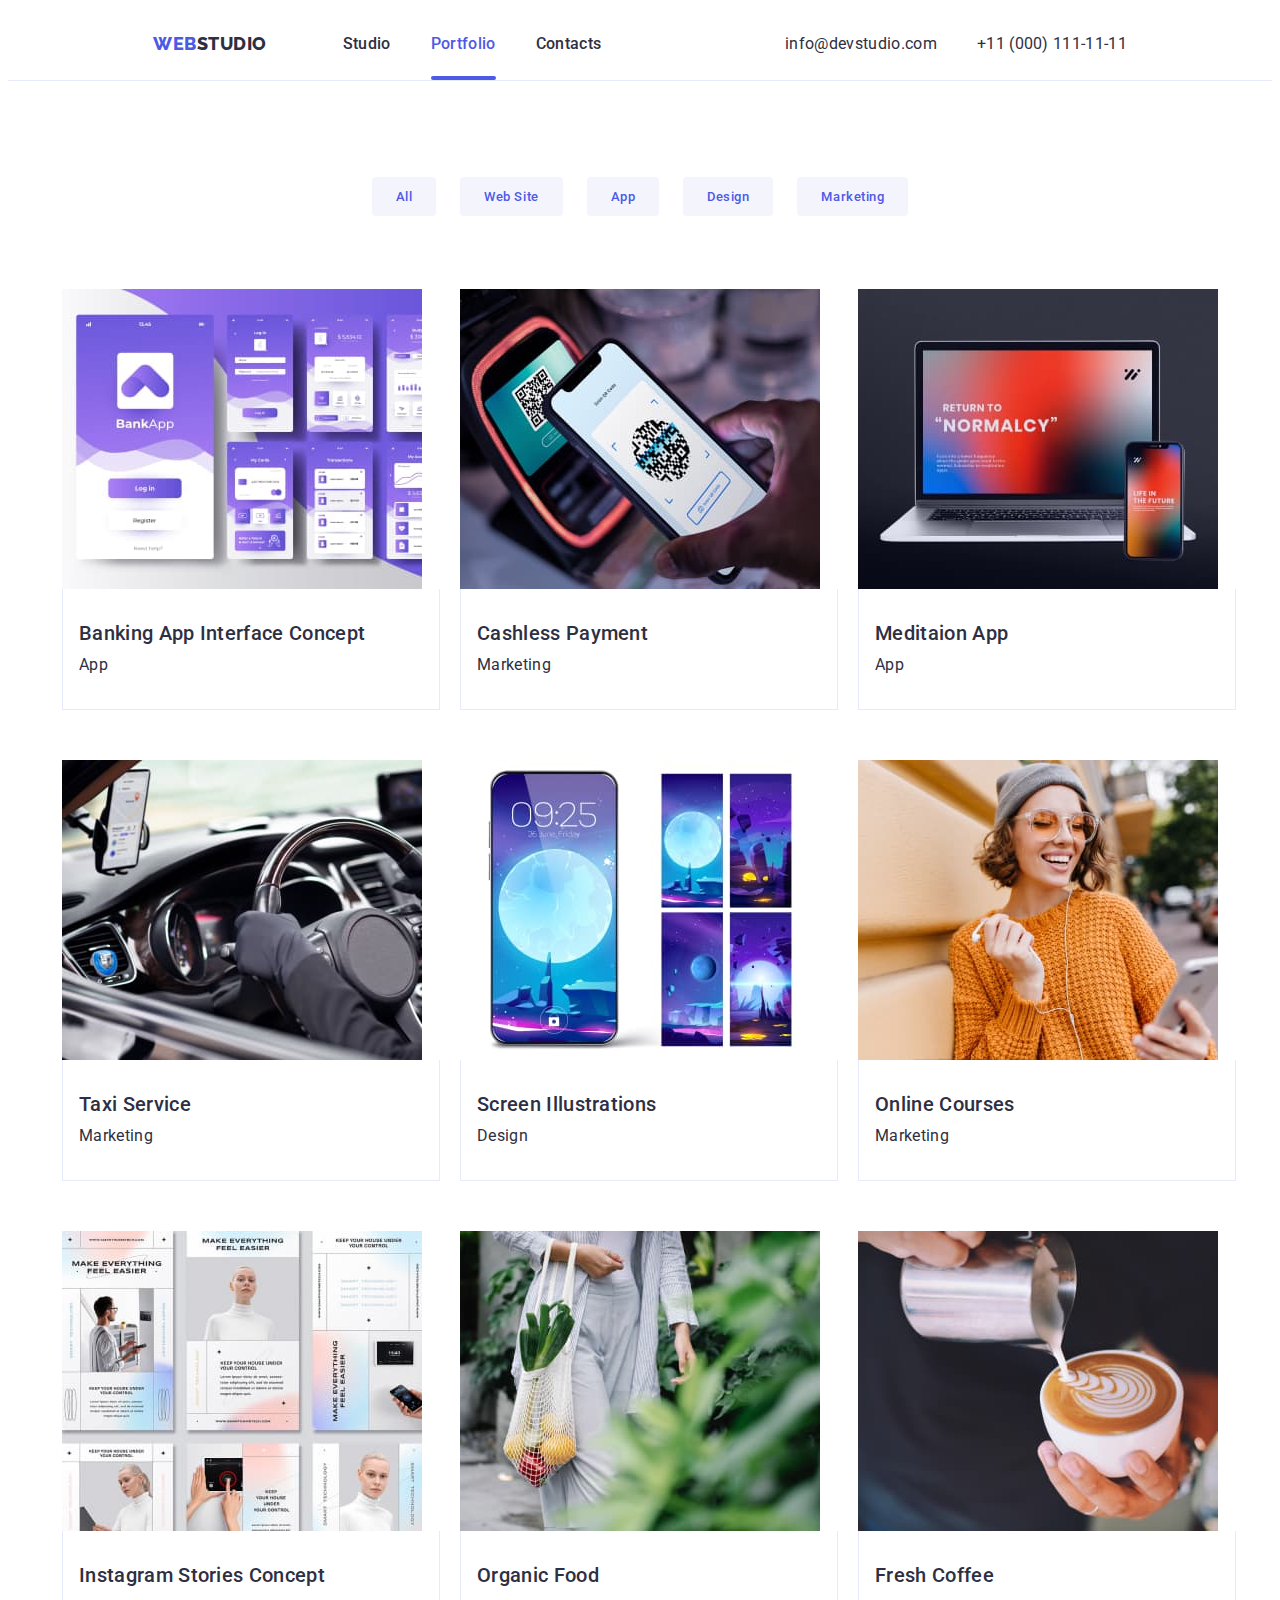
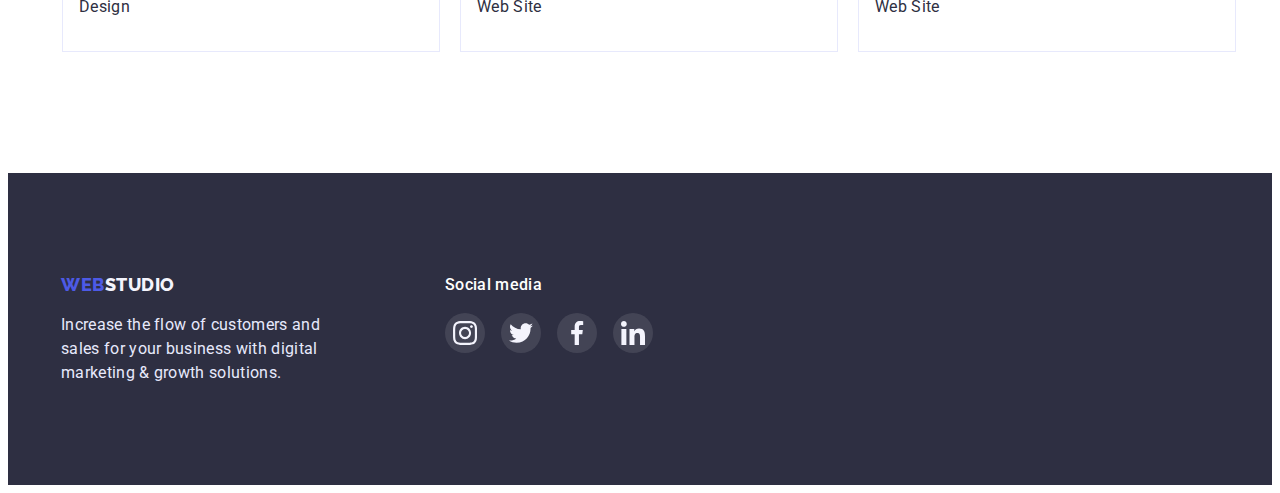
<file: portfolio.html>
<!DOCTYPE html>
<html lang="en">
  <head>
    <meta charset="UTF-8" />
    <meta http-equiv="X-UA-Compatible" content="IE=edge" />
    <meta name="viewport" content="width=device-width, initial-scale=1.0" />
    <title>Document</title>
    <link rel="preconnect" href="https://fonts.googleapis.com" />
    <link rel="preconnect" href="https://fonts.gstatic.com" crossorigin />
    <link rel="preconnect" href="https://fonts.googleapis.com" />
    <link rel="preconnect" href="https://fonts.gstatic.com" crossorigin />
    <link
      href="https://fonts.googleapis.com/css2?family=Raleway:wght@800&family=Roboto:wght@400;500;700;900&display=swap"
      rel="stylesheet"
    />
    <link
      rel="stylesheet"
      href="https://cdnjs.cloudflare.com/ajax/libs/modern-normalize/1.1.0/modern-normalize.min.css"
      integrity="sha512-wpPYUAdjBVSE4KJnH1VR1HeZfpl1ub8YT/NKx4PuQ5NmX2tKuGu6U/JRp5y+Y8XG2tV+wKQpNHVUX03MfMFn9Q=="
      crossorigin="anonymous"
      referrerpolicy="no-referrer"
    />
    <link
      rel="stylesheet"
      href="https://cdnjs.cloudflare.com/ajax/libs/animate.css/4.1.1/animate.min.css"
    />
    <link rel="stylesheet" href="./css/styles.css" />
  </head>
  <body>
    <header class="header section">
      <div class="container nav-main">
        <!--navigation in header-->
        <nav class="header-navigation nav">
          <a href="./index.html" class="logo"
            ><span class="logo-first-part">Web</span
            ><span class="logo-second-part-header">Studio</span></a
          >
          <ul class="header-site-navigation-list list">
            <li class="header-site-navigation-item">
              <a href="./index.html" class="header-site-navigation-link link"
                >Studio</a
              >
            </li>
            <li class="header-site-navigation-item">
              <a
                href="./portfolio.html"
                class="header-site-navigation-link current link"
                >Portfolio</a
              >
            </li>
            <li class="header-site-navigation-item">
              <a href="" class="header-site-navigation-link link">Contacts</a>
            </li>
          </ul>
        </nav>

        <address>
          <ul class="header-address-navigation-list list">
            <li class="header-address-navigation-item">
              <a
                href="mailto:info@devstudio.com"
                class="header-address-navigation-link link"
                >info@devstudio.com</a
              >
            </li>
            <li class="header-address-navigation-item">
              <a
                href="tel:+110001111111"
                class="header-address-navigation-link link"
                >+11 (000) 111-11-11</a
              >
            </li>
          </ul>
        </address>
      </div>
    </header>

    <!--Main part-->
    <main>
      <section class="portfolio section">
        <div class="container">
          <!--Временный заголовок-->
          <h1 class="hidden">Portfolio navigation</h1>

          <ul class="portfolio-navigation-list list">
            <li class="portfolio-navigation-item">
              <button type="button" class="portfolio-button">All</button>
            </li>
            <li class="portfolio-navigation-item">
              <button type="button" class="portfolio-button">Web Site</button>
            </li>
            <li class="portfolio-navigation-item">
              <button type="button" class="portfolio-button">App</button>
            </li>
            <li class="portfolio-navigation-item">
              <button type="button" class="portfolio-button">Design</button>
            </li>
            <li class="portfolio-navigation-item">
              <button type="button" class="portfolio-button">Marketing</button>
            </li>
          </ul>

          <ul class="portfolio-list list">
            <li class="portfolio-item">
              <a href="" class="portfolio-item-link link">
                <div class="portfolio-item-div">
                  <img
                    src="./images/portfolio/proj1.jpg"
                    alt="Banking App Interface Concept"
                    width="360"
                    height="300"
                    class="portfolio-item-photo"
                  />
                  <div class="portfolio-item-animation">
                    <p class="portfolio-item-animation-text">
                      14 Stylish and User-Friendly App Design Concepts · Task
                      Manager App · Calorie Tracker App · Exotic Fruit Ecommerce
                      App · Cloud Storage App
                    </p>
                  </div>
                </div>
                <div class="portfolio-item-text">
                  <h2 class="portfolio-item-title caption">
                    Banking App Interface Concept
                  </h2>
                  <p class="portfolio-item-area">App</p>
                </div>
              </a>
            </li>
            <li class="portfolio-item">
              <a href="" class="portfolio-item-link link">
                <div class="portfolio-item-div">
                  <img
                    src="./images/portfolio/proj2.jpg"
                    alt="Cashless Payment"
                    width="360"
                    height="300"
                    class="portfolio-item-photo"
                  />
                  <div class="portfolio-item-animation">
                    <p class="portfolio-item-animation-text">
                      14 Stylish and User-Friendly App Design Concepts · Task
                      Manager App · Calorie Tracker App · Exotic Fruit Ecommerce
                      App · Cloud Storage App
                    </p>
                  </div>
                </div>
                <div class="portfolio-item-text">
                  <h2 class="portfolio-item-title caption">Cashless Payment</h2>
                  <p class="portfolio-item-area">Marketing</p>
                </div>
              </a>
            </li>
            <li class="portfolio-item">
              <a href="" class="portfolio-item-link link">
                <div class="portfolio-item-div">
                  <img
                    src="./images/portfolio/proj3.jpg"
                    alt="Meditaion App"
                    width="360"
                    height="300"
                    class="portfolio-item-photo"
                  />
                  <div class="portfolio-item-animation">
                    <p class="portfolio-item-animation-text">
                      14 Stylish and User-Friendly App Design Concepts · Task
                      Manager App · Calorie Tracker App · Exotic Fruit Ecommerce
                      App · Cloud Storage App
                    </p>
                  </div>
                </div>
                <div class="portfolio-item-text">
                  <h2 class="portfolio-item-title caption">Meditaion App</h2>
                  <p class="portfolio-item-area">App</p>
                </div>
              </a>
            </li>
            <li class="portfolio-item">
              <a href="" class="portfolio-item-link link">
                <div class="portfolio-item-div">
                  <img
                    src="./images/portfolio/proj4.jpg"
                    alt="Taxi Service"
                    width="360"
                    height="300"
                    class="portfolio-item-photo"
                  />
                  <div class="portfolio-item-animation">
                    <p class="portfolio-item-animation-text">
                      14 Stylish and User-Friendly App Design Concepts · Task
                      Manager App · Calorie Tracker App · Exotic Fruit Ecommerce
                      App · Cloud Storage App
                    </p>
                  </div>
                </div>
                <div class="portfolio-item-text">
                  <h2 class="portfolio-item-title caption">Taxi Service</h2>
                  <p class="portfolio-item-area">Marketing</p>
                </div>
              </a>
            </li>
            <li class="portfolio-item">
              <a href="" class="portfolio-item-link link">
                <div class="portfolio-item-div">
                  <img
                    src="./images/portfolio/proj5.jpg"
                    alt="Screen Illustrations"
                    width="360"
                    height="300"
                    class="portfolio-item-photo"
                  />
                  <div class="portfolio-item-animation">
                    <p class="portfolio-item-animation-text">
                      14 Stylish and User-Friendly App Design Concepts · Task
                      Manager App · Calorie Tracker App · Exotic Fruit Ecommerce
                      App · Cloud Storage App
                    </p>
                  </div>
                </div>
                <div class="portfolio-item-text">
                  <h2 class="portfolio-item-title caption">
                    Screen Illustrations
                  </h2>
                  <p class="portfolio-item-area">Design</p>
                </div>
              </a>
            </li>
            <li class="portfolio-item">
              <a href="" class="portfolio-item-link link">
                <div class="portfolio-item-div">
                  <img
                    src="./images/portfolio/proj6.jpg"
                    alt="Online Courses"
                    width="360"
                    height="300"
                    class="portfolio-item-photo"
                  />
                  <div class="portfolio-item-animation">
                    <p class="portfolio-item-animation-text">
                      14 Stylish and User-Friendly App Design Concepts · Task
                      Manager App · Calorie Tracker App · Exotic Fruit Ecommerce
                      App · Cloud Storage App
                    </p>
                  </div>
                </div>
                <div class="portfolio-item-text">
                  <h2 class="portfolio-item-title caption">Online Courses</h2>
                  <p class="portfolio-item-area">Marketing</p>
                </div>
              </a>
            </li>
            <li class="portfolio-item">
              <a href="" class="portfolio-item-link link">
                <div class="portfolio-item-div">
                  <img
                    src="./images/portfolio/proj7.jpg"
                    alt="Instagram Stories Concept"
                    width="360"
                    height="300"
                    class="portfolio-item-photo"
                  />
                  <div class="portfolio-item-animation">
                    <p class="portfolio-item-animation-text">
                      14 Stylish and User-Friendly App Design Concepts · Task
                      Manager App · Calorie Tracker App · Exotic Fruit Ecommerce
                      App · Cloud Storage App
                    </p>
                  </div>
                </div>
                <div class="portfolio-item-text">
                  <h2 class="portfolio-item-title caption">
                    Instagram Stories Concept
                  </h2>
                  <p class="portfolio-item-area">Design</p>
                </div>
              </a>
            </li>
            <li class="portfolio-item">
              <a href="" class="portfolio-item-link link">
                <div class="portfolio-item-div">
                  <img
                    src="./images/portfolio/proj8.jpg"
                    alt="Organic Food"
                    width="360"
                    height="300"
                    class="portfolio-item-photo"
                  />
                  <div class="portfolio-item-animation">
                    <p class="portfolio-item-animation-text">
                      14 Stylish and User-Friendly App Design Concepts · Task
                      Manager App · Calorie Tracker App · Exotic Fruit Ecommerce
                      App · Cloud Storage App
                    </p>
                  </div>
                </div>
                <div class="portfolio-item-text">
                  <h2 class="portfolio-item-title caption">Organic Food</h2>
                  <p class="portfolio-item-area">Web Site</p>
                </div>
              </a>
            </li>
            <li class="portfolio-item">
              <a href="" class="portfolio-item-link link">
                <div class="portfolio-item-div">
                  <img
                    src="./images/portfolio/proj9.jpg"
                    alt="Fresh Coffee"
                    width="360"
                    height="300"
                    class="portfolio-item-photo"
                  />
                  <div class="portfolio-item-animation">
                    <p class="portfolio-item-animation-text">
                      14 Stylish and User-Friendly App Design Concepts · Task
                      Manager App · Calorie Tracker App · Exotic Fruit Ecommerce
                      App · Cloud Storage App
                    </p>
                  </div>
                </div>
                <div class="portfolio-item-text">
                  <h2 class="portfolio-item-title caption">Fresh Coffee</h2>
                  <p class="portfolio-item-area">Web Site</p>
                </div>
              </a>
            </li>
          </ul>
        </div>
      </section>
    </main>

    <footer class="footer section">
      <div class="container footer-cont">
        <div class="footer-container">
          <a href="./index.html" class="logo logo-footer"
            ><span class="logo-first-part">Web</span
            ><span class="logo-second-part-footer">Studio</span></a
          >
          <p class="footer-text">
            Increase the flow of customers and sales for your business with
            digital marketing & growth solutions.
          </p>
        </div>
        <div class="footer-media">
          <h3 class="footer-media-title">Social media</h3>
          <ul class="footer-list list">
            <li class="footer-item instagram">
              <a
                href=""
                class="footer-link link"
                target="_blank"
                rel="noopener noreferrer"
              >
                <svg class="footer-icon" width="24" height="24">
                  <use href="./images/icons.svg#icon-instagram"></use>
                </svg>
              </a>
            </li>
            <li class="footer-item twitter">
              <a
                href=""
                class="footer-link link"
                target="_blank"
                rel="noopener noreferrer"
                ><svg class="footer-icon" width="24" height="24">
                  <use href="./images/icons.svg#icon-twitter"></use></svg
              ></a>
            </li>
            <li class="footer-item facebook">
              <a
                href=""
                class="footer-link link"
                target="_blank"
                rel="noopener noreferrer"
                ><svg class="footer-icon" width="24" height="24">
                  <use href="./images/icons.svg#icon-facebook"></use></svg
              ></a>
            </li>
            <li class="footer-item linkedin">
              <a
                href=""
                class="footer-link link"
                target="_blank"
                rel="noopener noreferrer"
                ><svg class="footer-icon" width="24" height="24">
                  <use href="./images/icons.svg#icon-linkedin"></use></svg
              ></a>
            </li>
          </ul>
        </div>
      </div>
    </footer>
  </body>
</html>
</file>
<file: css/styles.css>
/*html{
    box-sizing: border-box;
}

*,
*::before,
*::after{
    box-sizing:inherit;
}*/


:root{
    --primary-text-color:#434455;
    --title-text-color: #2E2F42;
    --accent-color: #4D5AE5;
    --portfolio-button-bg-color:#F4F4FD;
    --portfolio-button-bg-accent-color:#404BBF;
    --main-bg-color:#ffffff;
    --footer-text-portfolio-button-border: #E7E9FC;
    --footer-green:#31D0AA;
    --main-icon-color: #8E8F99;
    --function-for-hover: cubic-bezier(0.4, 0, 0.2, 1);

}

body{
    background-color:var(--main-bg-color);
    color: var(--primary-text-color);
    font-family: 'Roboto', sans-serif;
    font-weight: 400;
    font-size: 16px;
    line-height: 1.5;
    letter-spacing: 0.02em;
   /*padding-top:72px*/
}
 
p,
h1,
h2,
h3,
h4,
h5,
h6 {
    margin: 0;
}

ul{
    margin: 0;
    padding: 0;
}
img{
    display: block;
    margin: 0;
    padding: 0;
    max-width: 100%;
    height: auto;
}

.container{
    width: 1158px;
    /*1128+15*2*/
    padding-left: 15px;
    padding-right: 15px;
    margin: 0 auto;

   /* outline: 1px solid tomato;*/
}
.section{
    padding-top: 120px;
    padding-bottom: 120px;
}
.list{
    list-style: none;
    padding: 0;
}

.logo {
    display: block;
    padding: 24px 0;
    margin-right: 76px;
    font-family: 'Raleway', sans-serif;
    font-weight: 800;
    font-size: 18px;
    line-height: 1.33;
    text-transform: uppercase;
    letter-spacing: 0.03em;

    transition: color 250ms var(--function-for-hover);
}
.logo-first-part{
    color: var(--accent-color);  
}
.logo-second-part-header{
    color: var(--title-text-color);
}
.logo-second-part-footer{
    color: var(--portfolio-button-bg-color);
}

.caption,
.link{
    color:var(--title-text-color)

}

.header-site-navigation-link:hover,
.header-address-navigation-link:hover,
.logo:hover,
.header-site-navigation-link:focus,
.header-address-navigation-link:focus,
.logo:focus
{
    color: var(--accent-color);
}


        /*настройки кнопок*/
.button{
    min-width: 169px;
    height: 56px;
    display: inline-block;
    border-radius: 4px;
    border: 1px solid var(--accent-color);
    box-shadow: 0px 4px 4px rgba(0, 0, 0, 0.15);
    /*padding: 16px 32px;*/

    background-color: var(--accent-color);
    color: var(--main-bg-color);
    font-family: inherit;
    font-weight: 500;
    align-items: center;
    letter-spacing: 0.04em;
    cursor: pointer;

    transition-property: background-color;
    transition-duration: 250ms;
    transition-timing-function: var(--function-for-hover);
}

.button:hover,
.button:focus {
    background-color: var(--portfolio-button-bg-accent-color);
}

.current {
    color: var(--accent-color);
    position: relative;
}
.current::after{
    content: "";
    display:inline-block;
    position: absolute;
    bottom: 0;
    left: 0;
    width: 100%;
    height: 4px;
    background-color: var(--accent-color);
    border-radius: 2px;
}

.link,
.button,
.logo,
.portfolio-button {
    text-decoration: none;
}


        /*header*/
.header{
    /*position: fixed;
    top: 0;
    left: 0;*/
    width: 100%;
    min-height: 72px;
    padding-top: 0;
    padding-bottom: 0;
    border-bottom: 1px solid var(--footer-text-portfolio-button-border);
}               
.nav-main{
    display: flex;
    justify-content: space-around;
}
.nav{
    display: flex;
}
.header-site-navigation-list{
    display: flex;
}
.header-site-navigation-item {
    font-weight: 500;
}
.header-site-navigation-item:not(:last-child){
    margin-right: 40px;
}
.header-site-navigation-link{
    display: block;
    padding: 24px 0;

    transition: color 250ms var(--function-for-hover);
}

.header-address-navigation-list{
    display: flex;
}
.header-address-navigation-item:not(:last-child) {
    margin-right: 40px;
}
.header-address-navigation-item {
    font-style: normal;
}
.header-address-navigation-link{
    display: block;
    padding: 24px 0;
    
    transition: color 250ms var(--function-for-hover);
}

        /*hero*/
.hero{
    max-width: 1440px;
    height: 600px;
    margin: 0 auto;
    background-image: linear-gradient(rgba(46, 47, 66, 0.7), rgba(46, 47, 66, 0.7)),
        url(../images/hero-img.jpg);
    background-repeat: no-repeat;
    background-position: center;
    background-size: cover;
    padding-top: 188px;
    padding-bottom: 188px;
    background-color: var(--title-text-color);
    text-align: center;    
}

.hero-title{
    max-width: 494px;
    width: 100%;
    height: auto;
    margin-left: auto;
    margin-right: auto;
    margin-bottom: 48px;
    color: var(--main-bg-color);
    font-size: 56px;
    line-height: 1.07;
}


        /*skills*/
.skills-list{
    display: flex;
}
.skills-item:not(:last-child){
    margin-right: 24px;
}
.skills-item-title{
    margin-bottom: 8px;
    font-weight: 500;
    font-size: 20px;
    line-height: 1.2;
}
.skills-item{
    display: block;
}
.skills-icon{
    display: flex;
    height: 112px;
    background-color: var(--portfolio-button-bg-color);
    border-radius: 4px;
    justify-content: center;
    align-items: center;
    margin-bottom: 8px;
}
.skills-icon-symbol{
    width: 64px;
    height: 64px;
}



        /*examples*/
.examples{
    padding-top: 0;
}
.examples-list{
    display: flex;
}
.examples-item:not(:last-child) {
    margin-right: 24px;
}
.examples-title{
    margin-bottom: 72px;
    font-size: 36px;
    line-height: 1.11;
    text-align: center;
    text-transform: capitalize;
}


        /*team*/
.team {
    background-color: var(--portfolio-button-bg-color);
}
.team-title{
    margin-bottom: 72px;
    font-size: 36px;
    line-height: 1.11;
    text-align: center;
    text-transform: capitalize;
}
.team-list{
    display: flex;
    
}
.team-item{
    width: calc((100%-72px)/4);
    margin-right: 24px;
    display: flex;
    flex-direction: column;
    justify-content: center;
    align-items: center;    
    background-color: var(--main-bg-color);
    box-shadow: 0px 1px 6px rgba(46, 47, 66, 0.08), 0px 1px 1px rgba(46, 47, 66, 0.16), 0px 2px 1px rgba(46, 47, 66, 0.08);
    border-radius: 0px 0px 4px 4px;
}
.team-item:nth-last-child(1) {
    margin-right: 0;
}

.team-name{
    display: flex;
    flex-direction: column;
    justify-content: center;
    align-items: center;
    width: 100%;
    padding: 32px 16px;
}

.team-item-name,
.team-item-speciality{
    margin-bottom: 8px;
}

.team-icon-list{
    display: flex;
    gap: 24px;
}
.team-icon{
    width: 40px;
    height: 40px;
    background-color: var(--accent-color);
    border-radius: 50%;

    transition: background-color 250ms var(--function-for-hover);
}
.team-icon-link{
    display: flex;
    width: 100%;
    height: 100%;
    padding: 0;
    border: none;
    justify-content: center;
    align-items: center;
}

.team-icon:hover,
.team-icon:focus{
    background-color: var(--portfolio-button-bg-accent-color);
    cursor: pointer;
}



        /*customers*/
.customers{
    padding-top: 130px;
}
.customers-title{
    margin-bottom: 72px;
    font-weight: 700;
    font-size: 36px;
    line-height: 1.11;
    text-align: center;
    text-transform: capitalize;    
    color: var(--title-text-color);
}
.customers-list {
    display: flex;
    gap: 24px;
}
.customers-item {
    width: calc((100%-120px)/6);
    height: 88px;
}
.customers-link{
    display:flex;
    width: 100%;
    height: 100%;
    padding: 0;
    justify-content: center;
    align-items: center;
    border: 1px solid var(--main-icon-color);
    border-radius: 5%;
    color: var(--main-icon-color);

    transition: background-color 250ms var(--function-for-hover),
            color 250ms var(--function-for-hover);
}
.customers-link:hover,
.customers-link:focus{
    border-color: var(--portfolio-button-bg-accent-color);
    color: var(--portfolio-button-bg-accent-color);
}
.customers-icon {
    fill: currentColor;
}


        /*footer*/
.footer {
    padding-top: 100px;
    padding-bottom: 100px;
    background-color: var(--title-text-color);
}
.logo-footer{
    padding-top: 0;
    padding-bottom: 0;
}
.footer-text{
    margin-top: 16px;
    color: var(--footer-text-portfolio-button-border);
}
.footer-cont{
    display: flex;
}
.footer-container{
    padding: 0;
    margin: 0 0 0 0;
    width: 264px;
}
.footer-media{
    margin-left: 120px;
}
.footer-media-title{
    font-weight: 500;
    font-size: 16px;
    line-height: 1.5;
    letter-spacing: 0.02em;
    color: var(--main-bg-color);
    margin-bottom: 16px;
}
.footer-list{
    display: flex;
    gap: 16px;
}
.footer-item{
    display: inline-block;
    width: 40px;
    height: 40px;
    background-color: rgba(255, 255, 255, 0.1);;
    border-radius: 50%;
    background-repeat: no-repeat;
    background-size:24px;
    background-position: center;

    transition-property: background-color;
    transition-duration: 250ms;
    transition-timing-function: var(--function-for-hover);
}
.footer-link {
    display: flex;
    width: 100%;
    height: 100%;
    padding: 0;
    border: none;
    justify-content: center;
    align-items: center;
}

.footer-item:hover,
.footer-item:focus {
    background-color:var(--footer-green);
    cursor: pointer;
}


        /*portfolio*/
.portfolio {
    padding-top: 96px;
}
.portfolio-navigation-list {
    display: flex;
    justify-content: center;
    margin-bottom: 72px;
}
.portfolio-navigation-item:not(:last-child) {
    margin-right: 24px;
}
.portfolio-button {
    display: inline-block;
    border-radius: 4px;
    padding: 12px 24px;
    border: 1px solid var(--footer-text);
    background-color: var(--portfolio-button-bg-color);
    color: var(--accent-color);
    font-family: inherit;
    font-weight: 500;
    display: flex;
    align-items: center;
    text-align: center;
    letter-spacing: 0.04em;
    cursor: pointer;

    transition: background-color 250ms var(--function-for-hover), 
        color 250ms var(--function-for-hover),
        box-shadow 250ms var(--function-for-hover);
}
.portfolio-button:hover,
.portfolio-button:focus {
    background-color: var(--portfolio-button-bg-accent-color);
    color: var(--main-bg-color);
    box-shadow: 0px 4px 4px rgba(0, 0, 0, 0.15);
}

.portfolio-list{
    display: flex;
    flex-wrap: wrap;
    row-gap: 48px;
    /*column-gap: 21px;*/
}
.portfolio-item{
    flex-basis: calc((100%-(2*24px))/3);
    /*width: 360px;*/
    margin-right: auto;
    display: flex;
    flex-direction: column;
    background: var(--main-bg-color);
}

.portfolio-item:nth-child(3n){
    margin-right: 0;
}
.portfolio-item-link {
    display: block;
    border: 0.5px solid transparent;
    box-shadow: 0px 1px 6px transparent,
            0px 1px 1px transparent,
            0px 2px 1px transparent;
    transition: border 250ms var(--function-for-hover),
            box-shadow 250ms var(--function-for-hover);
}
.portfolio-item-link:hover {
    border: 0.5px solid var(--portfolio-button-bg-color);
    box-shadow: 0px 1px 6px rgba(46, 47, 66, 0.08),
        0px 1px 1px rgba(46, 47, 66, 0.16),
        0px 2px 1px rgba(46, 47, 66, 0.08);
}
.portfolio-item-div{
    position: relative;
    overflow: hidden; /*все, что не входит в зону блока скрывается визуально*/
}
.portfolio-item-animation{
    position: absolute;
    left: 0;
    top: 100%;
    width: 100%;
    height: 100%;
    padding: 40px 32px;

    transition: background-color 250ms var(--function-for-hover),
            color 250ms var(--function-for-hover),
            transform 250ms var(--function-for-hover);
}

.portfolio-item-animation-text{
    color: var(--portfolio-button-bg-color);
}
.portfolio-item-link:hover .portfolio-item-animation{
    background-color: var(--accent-color);
    color: var(--portfolio-button-bg-color);
    transform: translateY(-100%); /*двигаемся по оси у вверх*/
}
.portfolio-item-text{ 
    display: flex;  
    flex-direction: column;
    width: 100%;
    padding: 32px 0 32px 16px;
    background-color: var(--main-bg-color);
    border-right: 1px solid var(--footer-text-portfolio-button-border);
    border-left: 1px solid var(--footer-text-portfolio-button-border);
    border-bottom: 1px solid var(--footer-text-portfolio-button-border);
    z-index: 2;
}
.portfolio-item-title {
    margin-bottom: 8px;
    font-weight: 500;
    font-size: 20px;
    line-height: 1.2;
}



.hidden {
    position: absolute;
    width: 1px;
    height: 1px;
    margin: -1px;
    border: 0;
    padding: 0;
    white-space: nowrap;
    clip-path: inset(100%);
    clip: rect(0 0 0 0);
    overflow: hidden;
}

.backdrop{
    position: fixed;
    top: 0;
    left: 0;
    width: 100%;
    height: 100%;
    background-color: rgba(46, 47, 66, 0.4);
    opacity: 1;
    transition: opacity 250ms var(--function-for-hover);
}
.backdrop.is-hidden{
    /*visibility:hidden;*/
    opacity: 0;
    pointer-events: none;
}
.backdrop.is-hidden .modal{
    transform: translate(-50%, -50%) scale(0.1);
}
.modal{
    position: absolute;
    top: 50%;
    left: 50%;
    width: 408px;
    height: 576px;
    background:#FCFCFC;
    box-shadow: 0px 1px 1px rgba(0, 0, 0, 0.14), 0px 1px 3px rgba(0, 0, 0, 0.12), 0px 2px 1px rgba(0, 0, 0, 0.2);
    border-radius: 4px;
    
    transform: translate(-50%, -50%) scale(1);
    transition: transform 250ms var(--function-for-hover);
}
.modal-close{
    position: absolute;
    top:24px;
    right: 24px;
    display: flex;
    width: 24px;
    height: 24px;
    background-color: var(--footer-text-portfolio-button-border);
    border: 1px solid rgba(0, 0, 0, 0.1);
    border-radius: 50%;
    justify-content: center;
    align-items: center;
    
}
</file>
